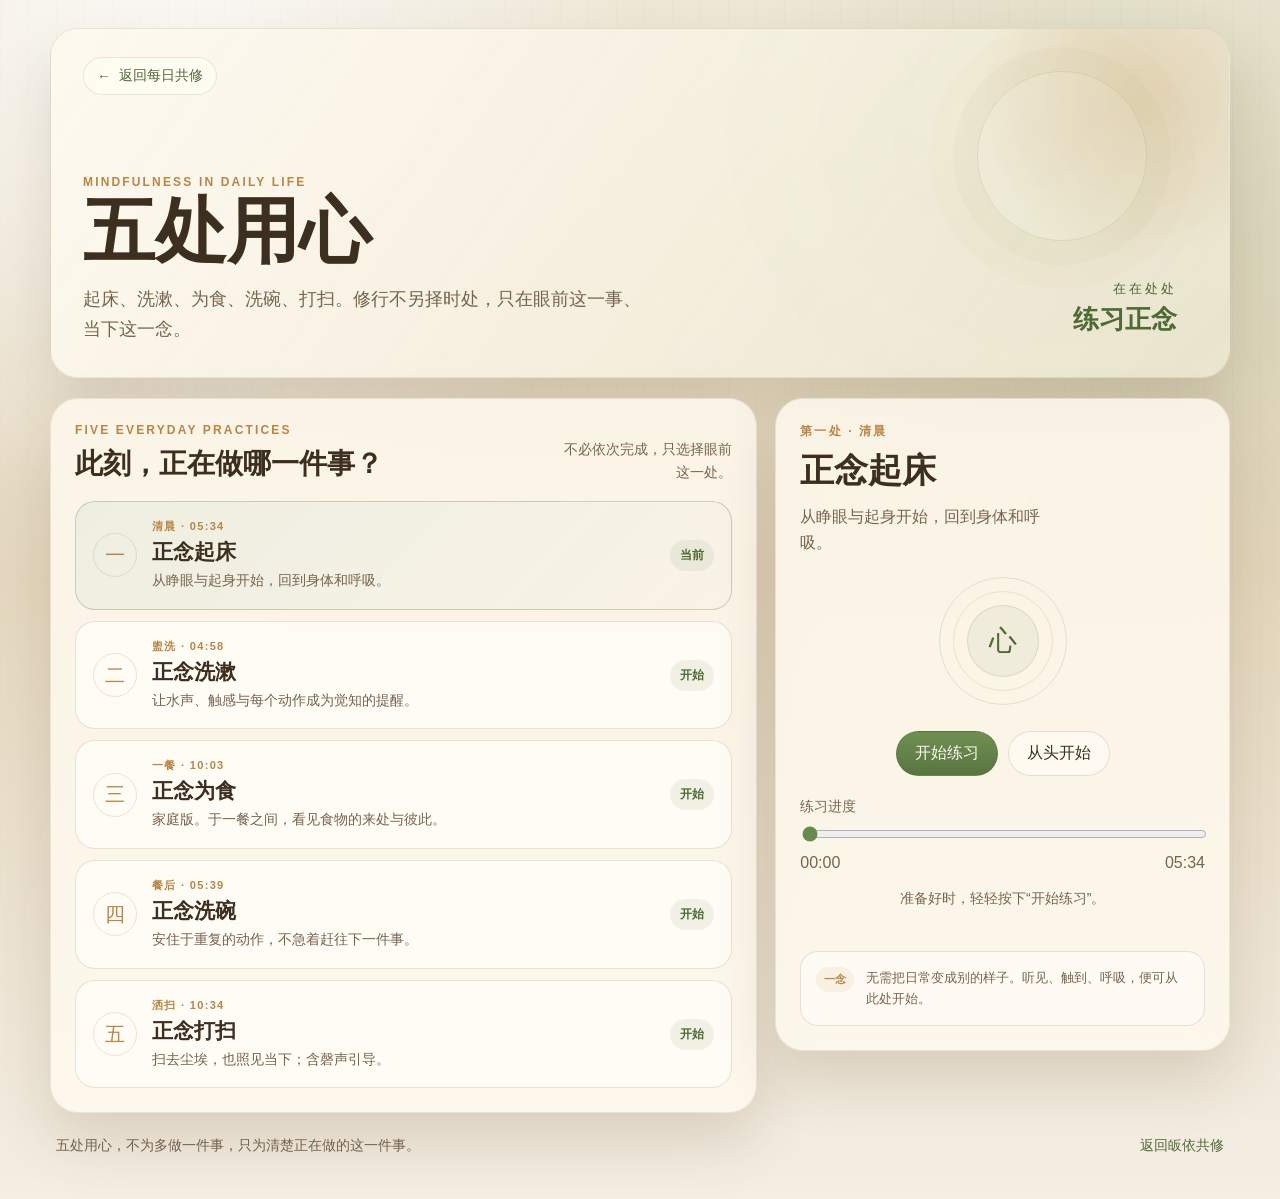
<file: mindfulness/index.html>
<!doctype html>
<html lang="zh-Hans">
  <head>
    <meta charset="UTF-8" />
    <meta
      name="viewport"
      content="width=device-width, initial-scale=1.0, viewport-fit=cover"
    />
    <title>五处用心 · 日常正念练习</title>
    <meta
      name="description"
      content="从起床、洗漱、为食、洗碗到打扫，在日常五处练习正念。"
    />
    <meta name="theme-color" content="#f1ead8" />
    <link rel="canonical" href="https://stpt.top/mindfulness/" />
    <link rel="icon" href="../assets/favicon.svg" type="image/svg+xml" />
    <link rel="icon" href="../assets/favicon-32.png" sizes="32x32" type="image/png" />
    <link rel="apple-touch-icon" href="../assets/apple-touch-icon.png" />
    <meta property="og:type" content="website" />
    <meta property="og:locale" content="zh_CN" />
    <meta property="og:site_name" content="皈依共修" />
    <meta property="og:title" content="五处用心 · 日常正念练习" />
    <meta
      property="og:description"
      content="起床、洗漱、为食、洗碗、打扫。在在处处，练习正念。"
    />
    <meta property="og:url" content="https://stpt.top/mindfulness/" />
    <meta property="og:image" content="https://stpt.top/assets/share-card.png" />
    <meta name="twitter:card" content="summary" />
    <meta name="twitter:title" content="五处用心 · 日常正念练习" />
    <meta
      name="twitter:description"
      content="起床、洗漱、为食、洗碗、打扫。在在处处，练习正念。"
    />
    <meta name="twitter:image" content="https://stpt.top/assets/share-card.png" />
    <link rel="stylesheet" href="../styles.css?v=20260901-1" />
    <script src="./app.js?v=20260901-1" defer></script>
  </head>
  <body class="mindfulness-page">
    <div class="page-shell mindfulness-shell">
      <header class="hero mindfulness-hero">
        <nav class="practice-nav" aria-label="页面导航">
          <a href="../"><span aria-hidden="true">←</span> 返回每日共修</a>
        </nav>
        <p class="eyebrow">Mindfulness in Daily Life</p>
        <h1>五处用心</h1>
        <p class="hero-copy">
          起床、洗漱、为食、洗碗、打扫。修行不另择时处，只在眼前这一事、当下这一念。
        </p>
        <div class="mindfulness-intention" aria-label="在在处处，练习正念">
          <span>在在处处</span>
          <strong>练习正念</strong>
        </div>
      </header>

      <main class="mindfulness-layout">
        <section class="panel mindfulness-library" aria-labelledby="practice-list-title">
          <div class="panel-head mindfulness-panel-head">
            <div>
              <p class="panel-kicker">Five Everyday Practices</p>
              <h2 id="practice-list-title">此刻，正在做哪一件事？</h2>
            </div>
            <p class="mindfulness-list-note">不必依次完成，只选择眼前这一处。</p>
          </div>

          <ol class="mindfulness-list" id="mindfulness-list">
            <li>
              <button class="mindfulness-card" type="button" data-practice-index="0">
                <span class="mindfulness-number">一</span>
                <span class="mindfulness-card-copy">
                  <span class="mindfulness-card-meta">清晨 · 05:34</span>
                  <strong>正念起床</strong>
                  <span>从睁眼与起身开始，回到身体和呼吸。</span>
                </span>
                <span class="mindfulness-card-action">开始</span>
              </button>
            </li>
            <li>
              <button class="mindfulness-card" type="button" data-practice-index="1">
                <span class="mindfulness-number">二</span>
                <span class="mindfulness-card-copy">
                  <span class="mindfulness-card-meta">盥洗 · 04:58</span>
                  <strong>正念洗漱</strong>
                  <span>让水声、触感与每个动作成为觉知的提醒。</span>
                </span>
                <span class="mindfulness-card-action">开始</span>
              </button>
            </li>
            <li>
              <button class="mindfulness-card" type="button" data-practice-index="2">
                <span class="mindfulness-number">三</span>
                <span class="mindfulness-card-copy">
                  <span class="mindfulness-card-meta">一餐 · 10:03</span>
                  <strong>正念为食</strong>
                  <span>家庭版。于一餐之间，看见食物的来处与彼此。</span>
                </span>
                <span class="mindfulness-card-action">开始</span>
              </button>
            </li>
            <li>
              <button class="mindfulness-card" type="button" data-practice-index="3">
                <span class="mindfulness-number">四</span>
                <span class="mindfulness-card-copy">
                  <span class="mindfulness-card-meta">餐后 · 05:39</span>
                  <strong>正念洗碗</strong>
                  <span>安住于重复的动作，不急着赶往下一件事。</span>
                </span>
                <span class="mindfulness-card-action">开始</span>
              </button>
            </li>
            <li>
              <button class="mindfulness-card" type="button" data-practice-index="4">
                <span class="mindfulness-number">五</span>
                <span class="mindfulness-card-copy">
                  <span class="mindfulness-card-meta">洒扫 · 10:34</span>
                  <strong>正念打扫</strong>
                  <span>扫去尘埃，也照见当下；含磬声引导。</span>
                </span>
                <span class="mindfulness-card-action">开始</span>
              </button>
            </li>
          </ol>
        </section>

        <aside class="panel mindfulness-player-panel" aria-labelledby="mindfulness-player-title">
          <div class="mindfulness-player-shell">
            <div class="mindfulness-player-heading">
              <p class="panel-kicker" id="mindfulness-now-label">第一处 · 清晨</p>
              <h2 id="mindfulness-player-title">正念起床</h2>
              <p id="mindfulness-player-description">
                从睁眼与起身开始，回到身体和呼吸。
              </p>
            </div>

            <div class="practice-orbit" aria-hidden="true">
              <span class="practice-orbit-ring"></span>
              <span class="practice-orbit-core">心</span>
            </div>

            <div class="mindfulness-controls">
              <button class="button button-primary" id="mindfulness-play-button" type="button">
                开始练习
              </button>
              <button class="button" id="mindfulness-restart-button" type="button">
                从头开始
              </button>
            </div>

            <label class="range-wrap mindfulness-range" for="mindfulness-progress-range">
              <span>练习进度</span>
              <input
                id="mindfulness-progress-range"
                type="range"
                min="0"
                max="3340"
                value="0"
                step="1"
              />
            </label>

            <div class="time-row">
              <span id="mindfulness-current-time">00:00</span>
              <span id="mindfulness-duration-time">05:34</span>
            </div>

            <audio id="mindfulness-audio" preload="metadata"></audio>
            <p class="mindfulness-status" id="mindfulness-status" role="status">
              准备好时，轻轻按下“开始练习”。
            </p>

            <div class="mindfulness-cue">
              <span aria-hidden="true">一念</span>
              <p>无需把日常变成别的样子。听见、触到、呼吸，便可从此处开始。</p>
            </div>
          </div>
        </aside>
      </main>

      <footer class="mindfulness-footer">
        <p>五处用心，不为多做一件事，只为清楚正在做的这一件事。</p>
        <a href="../">返回皈依共修</a>
      </footer>
    </div>
  </body>
</html>
</file>
<file: styles.css>
:root {
  --bg: #f1ead8;
  --bg-deep: #d4c2a2;
  --panel: rgba(255, 250, 240, 0.82);
  --panel-strong: rgba(253, 247, 235, 0.96);
  --line: rgba(112, 88, 46, 0.16);
  --text: #3d2f1f;
  --muted: #77644d;
  --brand: #6a8b4d;
  --brand-deep: #4e6a35;
  --accent: #b88645;
  --danger: #9d4d36;
  --shadow: 0 28px 60px rgba(84, 63, 31, 0.16);
  --radius-xl: 28px;
  --radius-lg: 20px;
  --radius-md: 14px;
  --font-display: "Noto Serif TC", "Songti TC", "Hiragino Mincho ProN",
    "PMingLiU", serif;
  --font-ui: "Iansui", "PingFang TC", "Microsoft JhengHei", sans-serif;
}

* {
  box-sizing: border-box;
}

html {
  scroll-behavior: smooth;
}

body {
  margin: 0;
  min-height: 100vh;
  color: var(--text);
  font-family: var(--font-ui);
  background:
    radial-gradient(circle at top left, rgba(255, 255, 255, 0.72), transparent 32%),
    radial-gradient(circle at top right, rgba(202, 174, 103, 0.22), transparent 24%),
    linear-gradient(180deg, #efe7d2 0%, #e7dac0 30%, #f3ecdf 100%);
}

body::before {
  content: "";
  position: fixed;
  inset: 0;
  pointer-events: none;
  background:
    linear-gradient(120deg, rgba(255, 255, 255, 0.12), transparent 40%),
    repeating-linear-gradient(
      90deg,
      rgba(120, 90, 44, 0.02) 0,
      rgba(120, 90, 44, 0.02) 1px,
      transparent 1px,
      transparent 28px
    );
}

.page-shell {
  width: min(1380px, calc(100vw - 32px));
  margin: 0 auto;
  padding: 28px 0 40px;
}

.hero {
  position: relative;
  overflow: hidden;
  padding: 32px;
  border: 1px solid rgba(118, 92, 47, 0.12);
  border-radius: var(--radius-xl);
  background:
    linear-gradient(135deg, rgba(254, 248, 238, 0.98), rgba(242, 233, 214, 0.88)),
    linear-gradient(160deg, rgba(112, 146, 80, 0.08), transparent 48%);
  box-shadow: var(--shadow);
}

.hero::after {
  content: "";
  position: absolute;
  width: 320px;
  height: 320px;
  right: -72px;
  top: -92px;
  border-radius: 50%;
  background:
    radial-gradient(circle, rgba(184, 134, 69, 0.22) 0, rgba(184, 134, 69, 0.06) 55%, transparent 72%);
  filter: blur(2px);
  pointer-events: none;
}

.eyebrow,
.panel-kicker {
  margin: 0 0 8px;
  color: var(--accent);
  text-transform: uppercase;
  letter-spacing: 0.18em;
  font-size: 12px;
  font-weight: 700;
}

#site-title,
.hero h1,
.panel h2,
.notes h3 {
  font-family: var(--font-display);
}

.hero h1 {
  margin: 0;
  font-size: clamp(42px, 8vw, 72px);
  line-height: 0.98;
  font-weight: 700;
}

.hero-copy {
  max-width: 56ch;
  margin: 16px 0 0;
  font-size: 18px;
  line-height: 1.7;
  color: var(--muted);
}

.hero-actions {
  display: none;
  gap: 10px;
  margin-top: 20px;
}

.hero-meta {
  display: flex;
  flex-wrap: wrap;
  gap: 12px;
  margin-top: 24px;
}

.meta-pill {
  display: inline-flex;
  gap: 10px;
  align-items: center;
  padding: 12px 16px;
  border-radius: 999px;
  border: 1px solid rgba(118, 92, 47, 0.14);
  background: rgba(255, 255, 255, 0.56);
  backdrop-filter: blur(16px);
}

.meta-label {
  color: var(--muted);
  font-size: 13px;
}

.daily-practice-link {
  position: relative;
  z-index: 1;
  display: grid;
  grid-template-columns: auto minmax(0, 1fr) auto;
  gap: 14px;
  align-items: center;
  width: min(100%, 660px);
  margin-top: 20px;
  padding: 13px 16px;
  border: 1px solid rgba(111, 143, 83, 0.16);
  border-radius: 18px;
  background: rgba(255, 253, 247, 0.5);
  color: inherit;
  text-decoration: none;
  transition: background 180ms ease, border-color 180ms ease, transform 180ms ease;
}

.daily-practice-link:hover {
  transform: translateY(-1px);
  border-color: rgba(111, 143, 83, 0.28);
  background: rgba(255, 253, 247, 0.78);
}

.daily-practice-mark {
  display: grid;
  place-items: center;
  width: 38px;
  height: 38px;
  border-radius: 50%;
  border: 1px solid rgba(111, 143, 83, 0.26);
  background: rgba(111, 143, 83, 0.1);
  color: var(--brand-deep);
  font-family: var(--font-display);
  font-size: 18px;
}

.daily-practice-copy {
  display: grid;
  gap: 3px;
  min-width: 0;
}

.daily-practice-copy > span {
  color: var(--muted);
  font-size: 12px;
  letter-spacing: 0.12em;
}

.daily-practice-copy strong {
  font-family: var(--font-display);
  font-size: 16px;
}

.daily-practice-action {
  color: var(--brand-deep);
  font-size: 13px;
  white-space: nowrap;
}

.layout {
  display: grid;
  grid-template-columns: 1.15fr 1fr 0.72fr;
  gap: 18px;
  margin-top: 20px;
}

.panel {
  min-width: 0;
  padding: 24px;
  border: 1px solid rgba(118, 92, 47, 0.12);
  border-radius: var(--radius-xl);
  background: var(--panel);
  box-shadow: var(--shadow);
  backdrop-filter: blur(16px);
}

.panel-head {
  display: flex;
  gap: 16px;
  align-items: flex-start;
  justify-content: space-between;
  margin-bottom: 18px;
}

.panel-head-tight {
  margin-bottom: 14px;
}

.panel h2 {
  margin: 0;
  font-size: 28px;
}

.session-banner,
.player-card,
.lyrics-frame,
.notes {
  border: 1px solid var(--line);
  border-radius: var(--radius-lg);
  background: var(--panel-strong);
}

.session-banner {
  padding: 16px 18px;
  margin-bottom: 16px;
}

.session-banner p {
  margin: 0;
  line-height: 1.6;
}

.session-banner p + p {
  margin-top: 6px;
  color: var(--muted);
  font-size: 14px;
}

.player-card {
  padding: 18px;
}

.player-controls,
.toggle-row,
.time-row {
  display: flex;
  align-items: center;
}

.player-controls {
  flex-wrap: wrap;
  gap: 10px;
}

.button {
  appearance: none;
  border: 1px solid rgba(95, 73, 37, 0.16);
  border-radius: 999px;
  background: #fffaf1;
  color: var(--text);
  cursor: pointer;
  font: inherit;
  padding: 11px 18px;
  transition:
    transform 180ms ease,
    border-color 180ms ease,
    background 180ms ease,
    color 180ms ease;
}

.button:hover {
  transform: translateY(-1px);
  border-color: rgba(95, 73, 37, 0.28);
}

.button-primary {
  border-color: rgba(69, 101, 42, 0.2);
  background: linear-gradient(180deg, #6f8f53 0%, #58753f 100%);
  color: #fdf9f0;
}

.button-ghost {
  background: transparent;
}

.button:disabled {
  cursor: not-allowed;
  opacity: 0.55;
  transform: none;
}

.range-wrap {
  display: grid;
  gap: 8px;
  margin-top: 18px;
}

.range-wrap span,
.name-form span {
  font-size: 14px;
  color: var(--muted);
}

input[type="range"] {
  width: 100%;
  accent-color: var(--brand);
}

.time-row {
  justify-content: space-between;
  margin-top: 10px;
  color: var(--muted);
  font-variant-numeric: tabular-nums;
}

.name-form {
  display: grid;
  gap: 10px;
  margin-top: 18px;
}

.identity-card {
  display: grid;
  gap: 14px;
  padding: 16px;
  border: 1px solid var(--line);
  border-radius: 18px;
  background: rgba(255, 253, 247, 0.92);
}

.identity-copy {
  display: grid;
  gap: 6px;
}

.identity-copy strong {
  font-size: 18px;
}

.identity-copy p {
  margin: 0;
  color: var(--muted);
  line-height: 1.6;
}

.identity-actions {
  display: flex;
  flex-wrap: wrap;
  gap: 10px;
}

.checkbox {
  display: inline-flex;
  gap: 10px;
  align-items: center;
  margin-top: 16px;
  color: var(--muted);
  line-height: 1.5;
}

.helper-text {
  margin: 10px 0 0;
  color: var(--muted);
  font-size: 14px;
  line-height: 1.6;
}

.sidebar-header {
  display: flex;
  gap: 16px;
  align-items: flex-start;
  justify-content: space-between;
  margin-bottom: 18px;
}

.sidebar-close {
  display: none;
}

.side-section + .side-section {
  margin-top: 18px;
}

.version-list {
  display: grid;
  gap: 10px;
  margin: 0;
  padding: 0;
  list-style: none;
}

.version-item button {
  width: 100%;
  display: grid;
  gap: 8px;
  padding: 16px;
  border: 1px solid var(--line);
  border-radius: 18px;
  background: var(--panel-strong);
  color: inherit;
  font: inherit;
  text-align: left;
  cursor: pointer;
}

.version-item button:hover {
  border-color: rgba(95, 73, 37, 0.24);
  transform: translateY(-1px);
}

.version-item.is-current button {
  border-color: rgba(111, 143, 83, 0.26);
  background:
    linear-gradient(135deg, rgba(111, 143, 83, 0.12), rgba(184, 134, 69, 0.12)),
    #fffcf5;
}

.version-item.is-coming button {
  opacity: 0.86;
}

.version-title-row {
  display: flex;
  gap: 10px;
  align-items: center;
  justify-content: space-between;
}

.version-title {
  font-weight: 700;
}

.version-copy {
  color: var(--muted);
  line-height: 1.55;
  font-size: 14px;
}

.version-pill {
  padding: 6px 10px;
  border-radius: 999px;
  background: rgba(111, 143, 83, 0.12);
  color: var(--brand-deep);
  font-size: 12px;
  font-weight: 700;
}

.version-empty {
  padding: 14px 16px;
  border: 1px dashed var(--line);
  border-radius: 16px;
  color: var(--muted);
  background: rgba(255, 253, 247, 0.75);
}

.toast-stack {
  position: fixed;
  right: 18px;
  bottom: 20px;
  z-index: 45;
  display: grid;
  gap: 10px;
  pointer-events: none;
}

.toast {
  min-width: min(360px, calc(100vw - 32px));
  max-width: min(420px, calc(100vw - 32px));
  padding: 14px 16px;
  border: 1px solid rgba(118, 92, 47, 0.14);
  border-radius: 18px;
  background:
    linear-gradient(180deg, rgba(255, 250, 241, 0.97), rgba(248, 240, 224, 0.94));
  box-shadow: 0 22px 48px rgba(55, 39, 16, 0.18);
  opacity: 0;
  transform: translateY(10px);
  transition: opacity 220ms ease, transform 220ms ease;
}

.toast.is-visible {
  opacity: 1;
  transform: translateY(0);
}

.toast-title {
  display: block;
  font-weight: 700;
}

.toast-copy {
  display: block;
  margin-top: 4px;
  color: var(--muted);
  line-height: 1.55;
}

.modal-shell {
  position: fixed;
  inset: 0;
  z-index: 50;
  display: grid;
  place-items: center;
  padding: 20px;
}

.modal-shell[hidden] {
  display: none;
}

.modal-backdrop {
  position: absolute;
  inset: 0;
  background: rgba(48, 34, 18, 0.44);
  backdrop-filter: blur(10px);
}

.modal-card {
  position: relative;
  width: min(100%, 520px);
  padding: 24px;
  border: 1px solid rgba(118, 92, 47, 0.14);
  border-radius: 26px;
  background:
    linear-gradient(180deg, rgba(255, 250, 241, 0.98), rgba(248, 240, 224, 0.96));
  box-shadow: 0 36px 80px rgba(55, 39, 16, 0.28);
}

.modal-head {
  display: flex;
  gap: 16px;
  align-items: flex-start;
  justify-content: space-between;
}

.modal-head h2 {
  margin: 0;
  font-size: 28px;
}

.modal-field {
  display: grid;
  gap: 10px;
  margin-top: 18px;
}

.modal-field span {
  font-size: 14px;
  color: var(--muted);
}

.modal-field input {
  width: 100%;
  padding: 14px 16px;
  border: 1px solid rgba(103, 82, 49, 0.16);
  border-radius: 16px;
  background: #fffdf7;
  font: inherit;
  color: var(--text);
}

.checkbox-stack {
  margin-top: 18px;
  align-items: flex-start;
}

.modal-helper {
  margin-top: 12px;
}

.modal-actions {
  display: flex;
  justify-content: flex-end;
  gap: 10px;
  margin-top: 18px;
}

#practice-audio {
  display: none;
}

.mindfulness-page {
  background:
    radial-gradient(circle at 14% 5%, rgba(255, 255, 255, 0.78), transparent 30%),
    radial-gradient(circle at 88% 18%, rgba(111, 143, 83, 0.18), transparent 28%),
    linear-gradient(180deg, #efe8d6 0%, #e4d6bc 48%, #f4eee3 100%);
}

.mindfulness-shell {
  width: min(1180px, calc(100vw - 32px));
}

.mindfulness-hero {
  min-height: 350px;
  display: flex;
  flex-direction: column;
  justify-content: flex-end;
  background:
    linear-gradient(125deg, rgba(254, 249, 239, 0.98), rgba(236, 231, 209, 0.88)),
    radial-gradient(circle at 82% 24%, rgba(111, 143, 83, 0.18), transparent 34%);
}

.mindfulness-hero::before {
  content: "";
  position: absolute;
  right: 7%;
  top: 42px;
  width: 168px;
  height: 168px;
  border: 1px solid rgba(111, 143, 83, 0.18);
  border-radius: 50%;
  box-shadow:
    0 0 0 24px rgba(111, 143, 83, 0.035),
    0 0 0 48px rgba(184, 134, 69, 0.025);
  pointer-events: none;
}

.practice-nav {
  position: absolute;
  z-index: 2;
  top: 28px;
  left: 32px;
}

.practice-nav a,
.mindfulness-footer a {
  color: var(--brand-deep);
  text-decoration: none;
}

.practice-nav a {
  display: inline-flex;
  gap: 8px;
  align-items: center;
  padding: 9px 13px;
  border: 1px solid rgba(111, 143, 83, 0.18);
  border-radius: 999px;
  background: rgba(255, 253, 247, 0.58);
  font-size: 14px;
}

.mindfulness-intention {
  position: absolute;
  z-index: 1;
  right: 52px;
  bottom: 40px;
  display: grid;
  gap: 4px;
  text-align: right;
  color: var(--brand-deep);
}

.mindfulness-intention span {
  font-size: 13px;
  letter-spacing: 0.24em;
}

.mindfulness-intention strong {
  font-family: var(--font-display);
  font-size: 26px;
  font-weight: 600;
}

.mindfulness-layout {
  display: grid;
  grid-template-columns: minmax(0, 1.12fr) minmax(340px, 0.72fr);
  gap: 18px;
  align-items: start;
  margin-top: 20px;
}

.mindfulness-panel-head {
  align-items: end;
}

.mindfulness-list-note {
  max-width: 22ch;
  margin: 0;
  color: var(--muted);
  font-size: 14px;
  line-height: 1.6;
  text-align: right;
}

.mindfulness-list {
  display: grid;
  gap: 11px;
  margin: 0;
  padding: 0;
  list-style: none;
}

.mindfulness-card {
  appearance: none;
  width: 100%;
  display: grid;
  grid-template-columns: auto minmax(0, 1fr) auto;
  gap: 15px;
  align-items: center;
  padding: 17px;
  border: 1px solid var(--line);
  border-radius: 20px;
  background: rgba(255, 253, 247, 0.84);
  color: inherit;
  cursor: pointer;
  font: inherit;
  text-align: left;
  transition: border-color 180ms ease, background 180ms ease, transform 180ms ease;
}

.mindfulness-card:hover {
  transform: translateY(-1px);
  border-color: rgba(111, 143, 83, 0.28);
}

.mindfulness-card.is-active {
  border-color: rgba(111, 143, 83, 0.34);
  background:
    linear-gradient(135deg, rgba(111, 143, 83, 0.12), rgba(184, 134, 69, 0.08)),
    #fffcf5;
}

.mindfulness-number {
  display: grid;
  place-items: center;
  width: 44px;
  height: 44px;
  border-radius: 50%;
  border: 1px solid rgba(184, 134, 69, 0.22);
  color: var(--accent);
  font-family: var(--font-display);
  font-size: 20px;
}

.mindfulness-card-copy {
  display: grid;
  gap: 4px;
  min-width: 0;
}

.mindfulness-card-copy strong {
  font-family: var(--font-display);
  font-size: 21px;
}

.mindfulness-card-copy > span:last-child {
  color: var(--muted);
  font-size: 14px;
  line-height: 1.55;
}

.mindfulness-card-meta {
  color: var(--accent);
  font-size: 11px;
  font-weight: 700;
  letter-spacing: 0.12em;
}

.mindfulness-card-action {
  padding: 7px 10px;
  border-radius: 999px;
  background: rgba(111, 143, 83, 0.1);
  color: var(--brand-deep);
  font-size: 12px;
  font-weight: 700;
}

.mindfulness-player-panel {
  position: sticky;
  top: 18px;
  overflow: hidden;
}

.mindfulness-player-shell {
  position: relative;
}

.mindfulness-player-heading {
  position: relative;
  z-index: 1;
  min-height: 128px;
}

.mindfulness-player-heading h2 {
  font-size: 34px;
}

.mindfulness-player-heading > p:last-child {
  max-width: 29ch;
  margin: 10px 0 0;
  color: var(--muted);
  line-height: 1.65;
}

.practice-orbit {
  position: relative;
  display: grid;
  place-items: center;
  width: 128px;
  height: 128px;
  margin: 20px auto 26px;
}

.practice-orbit-ring,
.practice-orbit::before,
.practice-orbit::after {
  position: absolute;
  content: "";
  border: 1px solid rgba(111, 143, 83, 0.2);
  border-radius: 50%;
}

.practice-orbit-ring {
  inset: 0;
}

.practice-orbit::before {
  inset: 14px;
  border-color: rgba(184, 134, 69, 0.2);
}

.practice-orbit::after {
  inset: 28px;
  background: rgba(111, 143, 83, 0.08);
}

.practice-orbit-core {
  position: relative;
  z-index: 1;
  color: var(--brand-deep);
  font-family: var(--font-display);
  font-size: 28px;
}

.mindfulness-is-playing .practice-orbit-ring {
  animation: mindfulness-breathe 5s ease-in-out infinite;
}

.mindfulness-controls {
  display: flex;
  flex-wrap: wrap;
  justify-content: center;
  gap: 10px;
}

#mindfulness-audio {
  display: none;
}

.mindfulness-range {
  margin-top: 22px;
}

.mindfulness-status {
  min-height: 44px;
  margin: 15px 0 0;
  color: var(--muted);
  font-size: 14px;
  line-height: 1.6;
  text-align: center;
}

.mindfulness-cue {
  display: grid;
  grid-template-columns: auto minmax(0, 1fr);
  gap: 12px;
  align-items: start;
  margin-top: 20px;
  padding: 15px;
  border: 1px solid var(--line);
  border-radius: 18px;
  background: rgba(255, 253, 247, 0.72);
}

.mindfulness-cue span {
  padding: 5px 8px;
  border-radius: 999px;
  background: rgba(184, 134, 69, 0.1);
  color: var(--accent);
  font-size: 11px;
  font-weight: 700;
  white-space: nowrap;
}

.mindfulness-cue p {
  margin: 0;
  color: var(--muted);
  font-size: 13px;
  line-height: 1.65;
}

.mindfulness-footer {
  display: flex;
  gap: 20px;
  align-items: center;
  justify-content: space-between;
  padding: 24px 6px 4px;
  color: var(--muted);
  font-size: 14px;
}

.mindfulness-footer p {
  margin: 0;
}

@keyframes mindfulness-breathe {
  0%,
  100% {
    opacity: 0.52;
    transform: scale(0.96);
  }
  50% {
    opacity: 1;
    transform: scale(1.05);
  }
}

.lyrics-tip {
  margin: 0;
  color: var(--muted);
  font-size: 14px;
}

.lyrics-frame {
  height: min(72vh, 880px);
  overflow: auto;
  padding: 14px;
  scroll-behavior: smooth;
}

.lyrics-list {
  display: grid;
  gap: 10px;
  padding: 0;
  margin: 0;
  list-style: none;
}

.lyrics-line,
.lyrics-empty {
  position: relative;
  padding: 14px 16px;
  border: 1px solid transparent;
  border-radius: 16px;
  line-height: 1.75;
  cursor: pointer;
  transition:
    transform 160ms ease,
    background 160ms ease,
    border-color 160ms ease,
    color 160ms ease;
}

.lyrics-line:hover {
  transform: translateX(3px);
  background: rgba(122, 154, 92, 0.08);
  border-color: rgba(122, 154, 92, 0.16);
}

.lyrics-line.is-active {
  background:
    linear-gradient(135deg, rgba(111, 143, 83, 0.14), rgba(184, 134, 69, 0.14)),
    #fffcf5;
  border-color: rgba(111, 143, 83, 0.24);
  color: #2f271d;
}

.lyrics-line.is-active::before {
  content: "";
  position: absolute;
  left: -5px;
  top: 12px;
  bottom: 12px;
  width: 3px;
  border-radius: 999px;
  background: linear-gradient(180deg, var(--brand), var(--accent));
}

.lyrics-time {
  display: block;
  margin-bottom: 6px;
  color: var(--accent);
  font-size: 12px;
  font-variant-numeric: tabular-nums;
  letter-spacing: 0.08em;
}

.count-badge {
  padding: 10px 14px;
  border-radius: 999px;
  background: rgba(111, 143, 83, 0.12);
  color: var(--brand-deep);
  font-weight: 700;
}

.attendee-list {
  display: grid;
  gap: 10px;
  margin: 0;
  padding: 0;
  list-style: none;
}

.attendee-list li {
  padding: 14px 16px;
  border: 1px solid var(--line);
  border-radius: 16px;
  background: var(--panel-strong);
  line-height: 1.55;
}

.attendee-name {
  display: block;
  font-weight: 700;
}

.attendee-meta,
.attendee-empty {
  color: var(--muted);
  font-size: 14px;
}

.notes {
  margin-top: 18px;
  padding: 18px;
}

.notes h3 {
  margin: 0 0 12px;
  font-size: 20px;
}

.notes ul {
  margin: 0;
  padding-left: 18px;
  color: var(--muted);
  line-height: 1.75;
}

.is-warning {
  color: var(--danger);
}

.sidebar-backdrop {
  display: none;
}

@media (max-width: 1100px) {
  .layout {
    grid-template-columns: 1fr;
  }

  .lyrics-frame {
    height: 60vh;
  }

  .mobile-only {
    display: flex;
  }

  .panel-side {
    position: fixed;
    top: 0;
    right: 0;
    bottom: 0;
    z-index: 44;
    width: min(420px, calc(100vw - 18px));
    overflow-y: auto;
    border-radius: 28px 0 0 28px;
    transform: translateX(108%);
    transition: transform 240ms ease;
  }

  body.sidebar-open {
    overflow: hidden;
  }

  body.sidebar-open .panel-side {
    transform: translateX(0);
  }

  .sidebar-backdrop {
    position: fixed;
    inset: 0;
    z-index: 43;
    border: 0;
    background: rgba(44, 31, 17, 0.38);
    backdrop-filter: blur(6px);
  }

  body.sidebar-open .sidebar-backdrop {
    display: block;
  }

  .sidebar-close {
    display: inline-flex;
  }

  .mindfulness-layout {
    grid-template-columns: 1fr;
  }

  .mindfulness-player-panel {
    position: static;
  }
}

@media (max-width: 640px) {
  .page-shell {
    width: min(100vw - 20px, 100%);
    padding-top: 14px;
  }

  .hero,
  .panel {
    padding: 20px;
    border-radius: 22px;
  }

  .hero h1 {
    font-size: 40px;
  }

  .daily-practice-link {
    grid-template-columns: auto minmax(0, 1fr);
  }

  .daily-practice-action {
    grid-column: 2;
  }

  .mindfulness-hero {
    min-height: 410px;
    padding-top: 82px;
    justify-content: center;
  }

  .practice-nav {
    top: 20px;
    left: 20px;
  }

  .mindfulness-intention {
    position: relative;
    right: auto;
    bottom: auto;
    margin-top: 28px;
    text-align: left;
  }

  .mindfulness-panel-head {
    align-items: stretch;
  }

  .mindfulness-list-note {
    max-width: none;
    text-align: left;
  }

  .mindfulness-card {
    grid-template-columns: auto minmax(0, 1fr);
  }

  .mindfulness-card-action {
    grid-column: 2;
    justify-self: start;
  }

  .mindfulness-controls,
  .mindfulness-footer {
    flex-direction: column;
    align-items: stretch;
  }

  .mindfulness-footer {
    gap: 10px;
  }

  .panel-head,
  .sidebar-header,
  .hero-meta,
  .hero-actions,
  .player-controls,
  .identity-actions,
  .modal-actions {
    flex-direction: column;
    align-items: stretch;
  }

  .button,
  .modal-field input {
    width: 100%;
  }

  .modal-shell {
    padding: 12px;
    align-items: end;
  }

  .panel-side {
    width: min(100vw - 10px, 100%);
    border-radius: 24px 0 0 24px;
  }

  .toast-stack {
    right: 12px;
    left: 12px;
    bottom: 12px;
  }

  .toast {
    min-width: 0;
    max-width: none;
  }

  .modal-card {
    width: 100%;
    border-radius: 24px 24px 0 0;
    padding: 20px;
  }
}

@media (prefers-reduced-motion: reduce) {
  *,
  *::before,
  *::after {
    scroll-behavior: auto !important;
    animation-duration: 0.01ms !important;
    animation-iteration-count: 1 !important;
    transition-duration: 0.01ms !important;
  }
}
</file>
